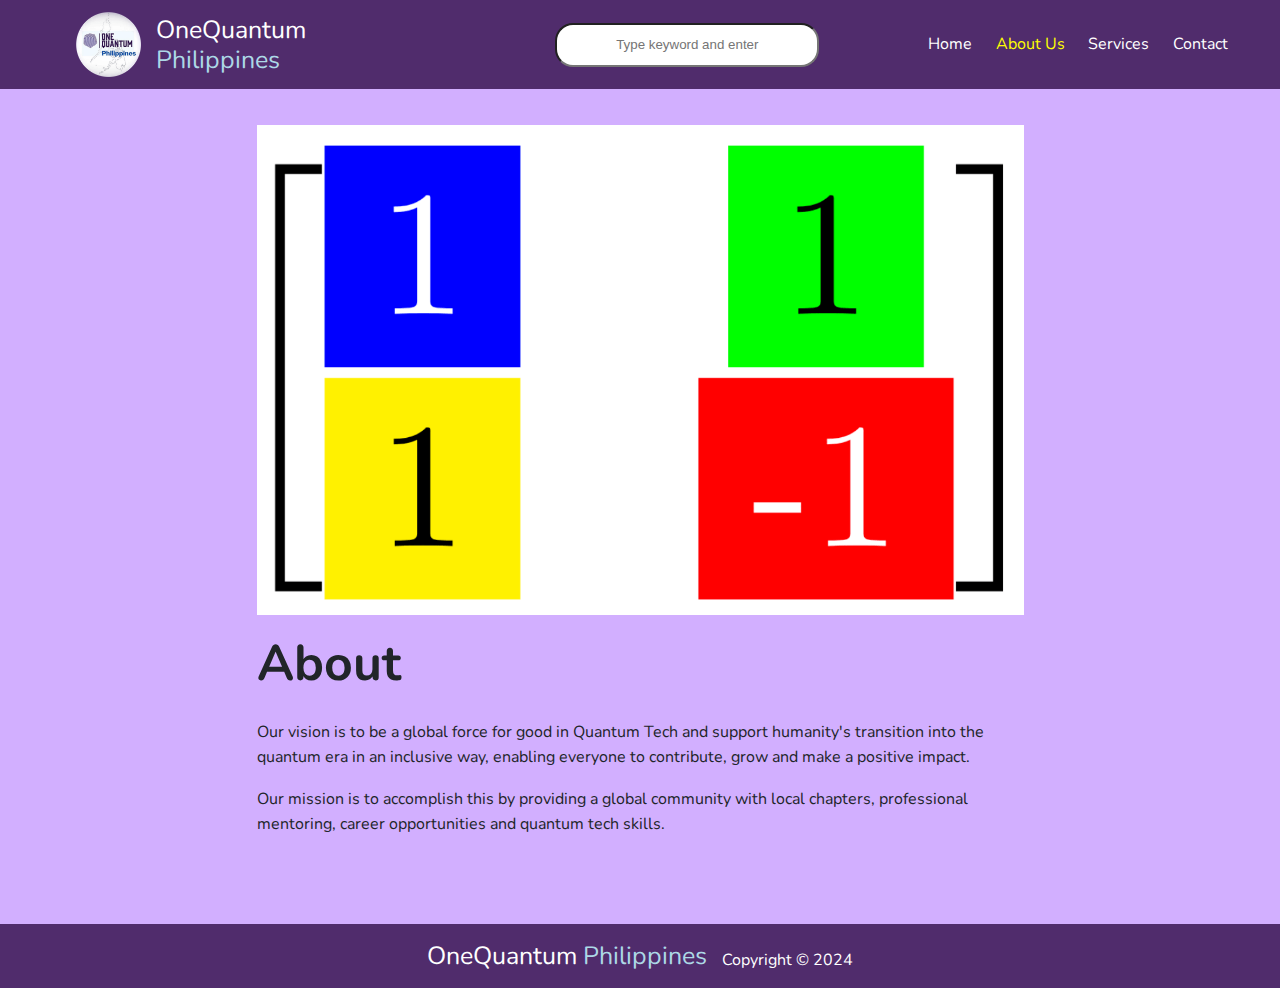
<file: about.html>
<!DOCTYPE html>
<html lang="en">

<head>
    <meta charset="UTF-8">
    <meta name="viewport" content="width=device-width, initial-scale=1.0">
    <link rel="preconnect" href="https://fonts.googleapis.com">
    <link rel="preconnect" href="https://fonts.gstatic.com" crossorigin>
    <link href="https://fonts.googleapis.com/css2?family=Nunito:wght@400;700&display=swap" rel="stylesheet">
    <link rel="stylesheet" href="./css/styles.css" />
    <title>OneQuantum Philippines</title>
</head>

<body class="body">
    <!-----------------HEADER----------------->
    <header class="header">
        <div class="container header-container">
            <a class="header-link" href="index.html">
                <img src="./images/logo.png" alt="logo" class="header-logo">
                <p class="header-org">OneQuantum <span>Philippines</span></p>
            </a>
            <button type="button" class="header-burger js-open-menu js-close-menu" aria-expanded="false"
                aria-controls="mobile-menu">
                <img src="./images/burger-menu.png" alt="menu" height="65" class="header-menu">
            </button>
            <input type="text" placeholder="Type keyword and enter" name="search" id="search">
            <nav class="nav">
                <ul class="nav-list">
                    <li class="nav-list-item">
                        <a class="nav-list-item-link" href="index.html">Home</a>
                    </li>
                    <li class="nav-list-item">
                        <a class="nav-list-item-link nav-current" href="about.html">About Us</a>
                    </li>
                    <li class="nav-list-item">
                        <a class="nav-list-item-link" href="services.html">Services</a>
                    </li>
                    <li class="nav-list-item">
                        <a class="nav-list-item-link" href="contact.html">Contact</a>
                    </li>
                </ul>
            </nav>
        </div>
        <nav class="mobile-nav js-menu-container">
            <ul class="nav-list mobile-nav-list">
                <li class="nav-list-item">
                    <a class="nav-list-item-link mobile-link" href="index.html">Home</a>
                </li>
                <li class="nav-list-item">
                    <a class="nav-list-item-link nav-current mobile-link" href="about.html">About Us</a>
                </li>
                <li class="nav-list-item">
                    <a class="nav-list-item-link mobile-link" href="services.html">Services</a>
                </li>
                <li class="nav-list-item">
                    <a class="nav-list-item-link mobile-link" href="contact.html">Contact</a>
                </li>
                <input type="text" placeholder="Type keyword and enter" name="search" id="mobile-search">
            </ul>
        </nav>
    </header>

    <!-----------------MAIN CONTENT----------------->
    <main>
        <div class="container">
            <section class="about">
                <img src="images/hadamard_matrix_white_background.png" alt="matrix" class="about-image">
                <h1 class="about-heading main-heading">About</h1>
                <p class="about-paragraph">
                    Our vision is to be a global force for good in
                    Quantum Tech and support humanity's transition
                    into the quantum era in an inclusive way, enabling
                    everyone to contribute, grow and make a positive impact.
                </p>
                <p class="about-paragraph">
                    Our mission is to accomplish this by providing a global
                    community with local chapters, professional mentoring,
                    career opportunities and quantum tech skills.
                </p>
            </section>
        </div>
    </main>

    <!-----------------FOOTER----------------->
    <footer class="footer">
        <a class="footer-link" href="index.html">OneQuantum <span>Philippines</span></a>
        <p class="footer-paragraph">Copyright &copy 2024</p>
    </footer>
    <script defer src="./js/qe-assign.js"></script>
</body>

</html>
</file>
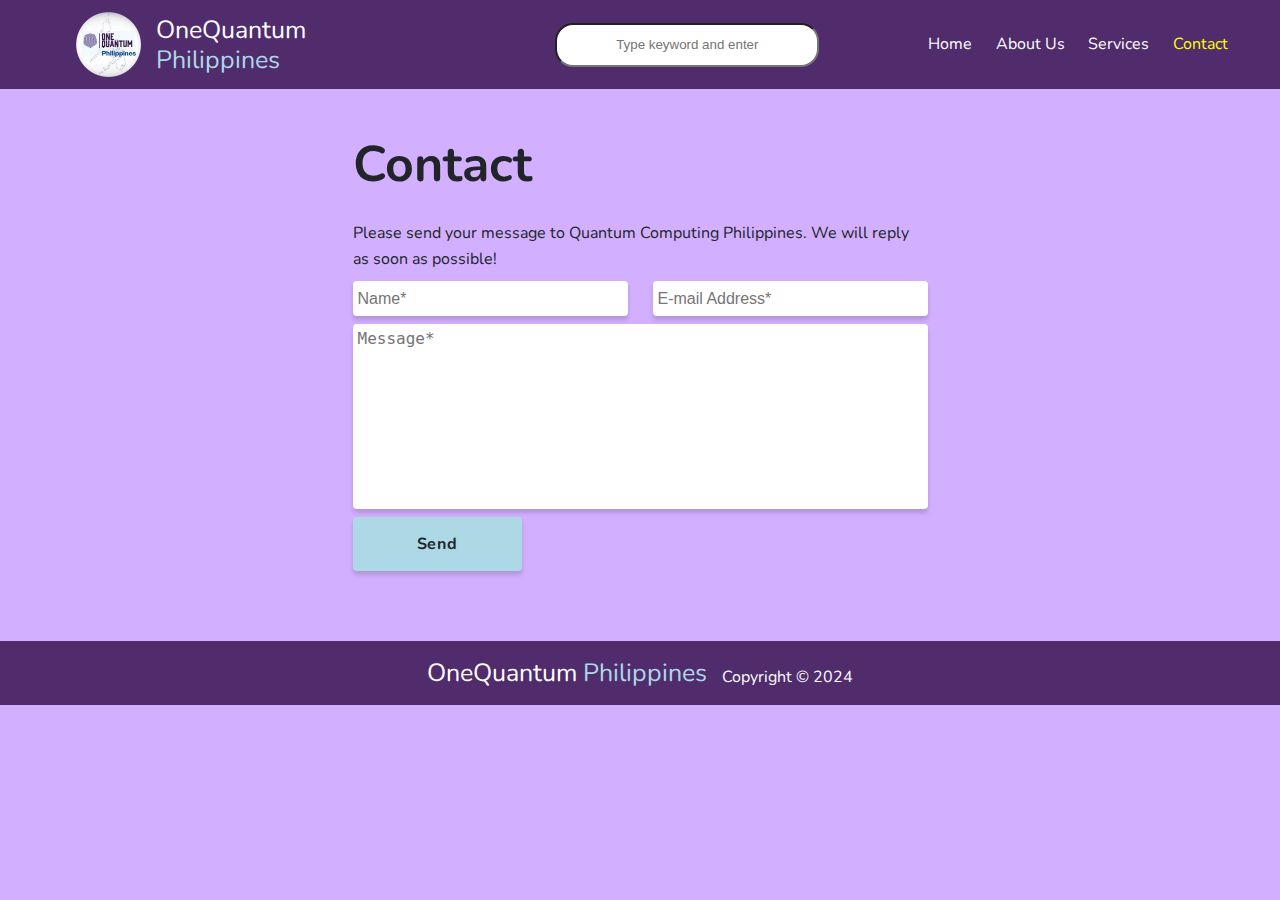
<file: contact.html>
<!DOCTYPE html>
<html lang="en">

<head>
    <meta charset="UTF-8">
    <meta name="viewport" content="width=device-width, initial-scale=1.0">
    <link rel="preconnect" href="https://fonts.googleapis.com">
    <link rel="preconnect" href="https://fonts.gstatic.com" crossorigin>
    <link href="https://fonts.googleapis.com/css2?family=Nunito:wght@400;700&display=swap" rel="stylesheet">
    <link rel="stylesheet" href="./css/styles.css" />
    <title>OneQuantum Philippines</title>
</head>

<body class="body">
    <!-----------------HEADER----------------->
    <header class="header">
        <div class="container header-container">
            <a class="header-link" href="index.html">
                <img src="./images/logo.png" alt="logo" class="header-logo">
                <p class="header-org">OneQuantum <span>Philippines</span></p>
            </a>
            <button type="button" class="header-burger js-open-menu js-close-menu" aria-expanded="false"
                aria-controls="mobile-menu">
                <img src="./images/burger-menu.png" alt="menu" height="65" class="header-menu">
            </button>
            <input type="text" placeholder="Type keyword and enter" name="search" id="search">
            <nav class="nav">
                <ul class="nav-list">
                    <li class="nav-list-item">
                        <a class="nav-list-item-link" href="index.html">Home</a>
                    </li>
                    <li class="nav-list-item">
                        <a class="nav-list-item-link" href="about.html">About Us</a>
                    </li>
                    <li class="nav-list-item">
                        <a class="nav-list-item-link" href="services.html">Services</a>
                    </li>
                    <li class="nav-list-item">
                        <a class="nav-list-item-link nav-current" href="contact.html">Contact</a>
                    </li>
                </ul>
            </nav>
        </div>
        <nav class="mobile-nav js-menu-container">
            <ul class="nav-list mobile-nav-list">
                <li class="nav-list-item">
                    <a class="nav-list-item-link mobile-link" href="index.html">Home</a>
                </li>
                <li class="nav-list-item">
                    <a class="nav-list-item-link mobile-link" href="about.html">About Us</a>
                </li>
                <li class="nav-list-item">
                    <a class="nav-list-item-link mobile-link" href="services.html">Services</a>
                </li>
                <li class="nav-list-item">
                    <a class="nav-list-item-link nav-current mobile-link" href="contact.html">Contact</a>
                </li>
                <input type="text" placeholder="Type keyword and enter" name="search" id="mobile-search">
            </ul>
        </nav>
    </header>

    <!-----------------MAIN CONTENT----------------->
    <main>
        <div class="container contact-container">
            <section class="contact">
                <h1 class="contact-heading main-heading">Contact</h1>
                <form class="contact-form">
                    <p class="form-paragraph">
                        Please send your message to Quantum
                        Computing Philippines. We will reply
                        as soon as possible!
                    </p>
                    <div class="form-group">
                        <input class="form-group-input" type="name" name="full-name" placeholder="Name* " required />
                        <input class="form-group-input" type="email" name="email" placeholder="E-mail Address*" required />
                    </div>
                    <textarea class="form-group-input form-textarea" name="comment" placeholder="Message*" required></textarea>
                    <button type="submit" class="form-button">Send</button>
                </form>
            </section>
        </div>
    </main>

    <!-----------------FOOTER----------------->
    <footer class="footer">
        <a class="footer-link" href="index.html">OneQuantum <span>Philippines</span></a>
        <p class="footer-paragraph">Copyright &copy 2024</p>
    </footer>
    <script defer src="./js/qe-assign.js"></script>
</body>

</html>
</file>
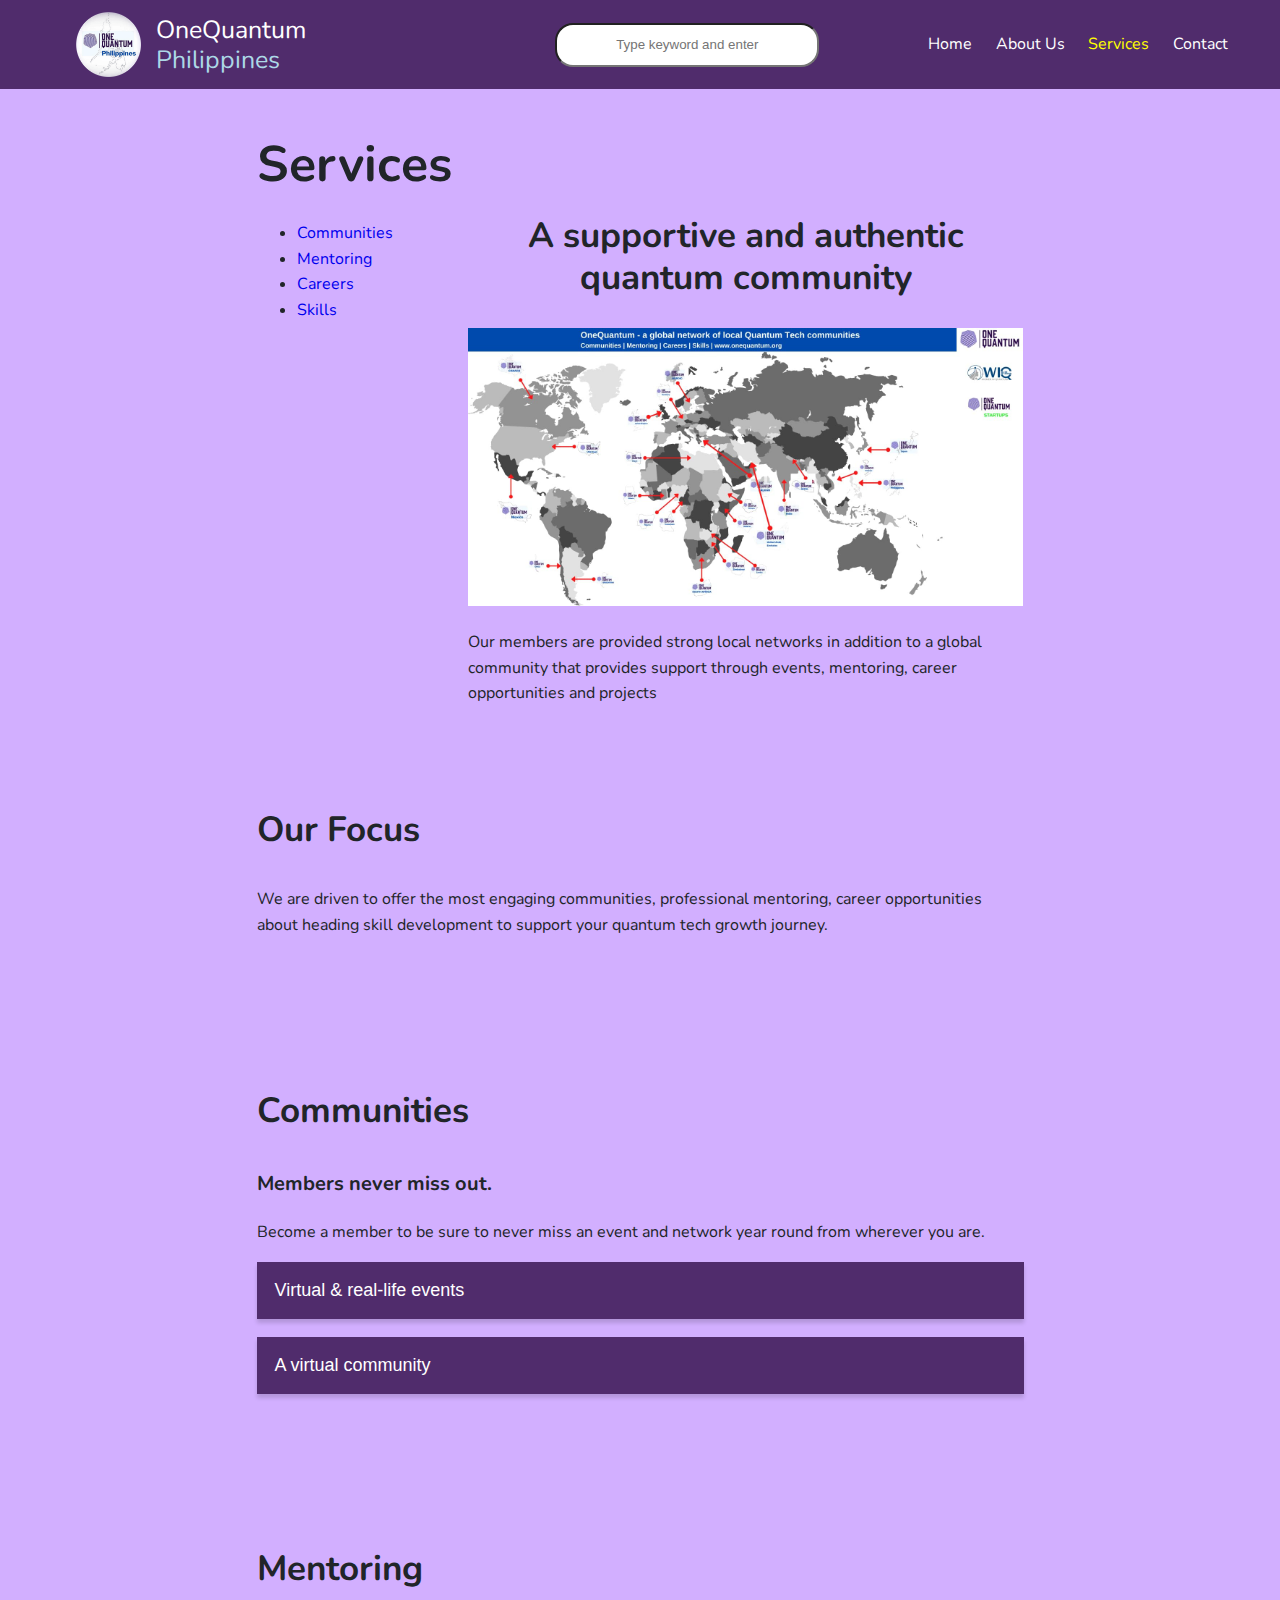
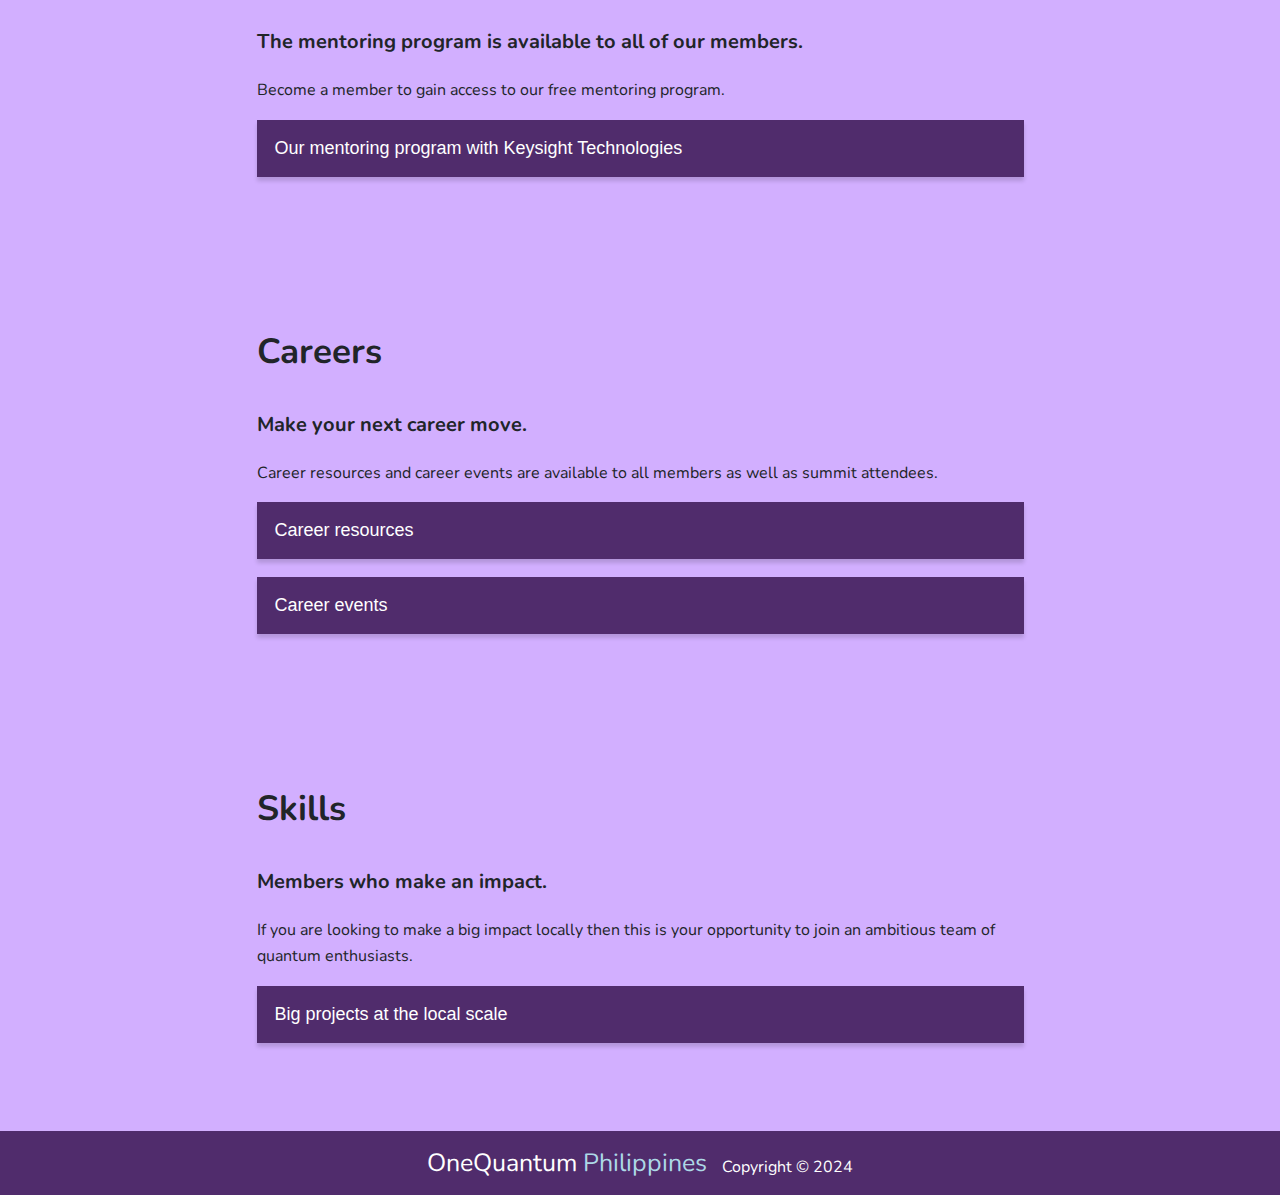
<file: services.html>
<!DOCTYPE html>
<html lang="en">

<head>
    <meta charset="UTF-8">
    <meta name="viewport" content="width=device-width, initial-scale=1.0">
    <link rel="preconnect" href="https://fonts.googleapis.com">
    <link rel="preconnect" href="https://fonts.gstatic.com" crossorigin>
    <link href="https://fonts.googleapis.com/css2?family=Nunito:wght@400;700&display=swap" rel="stylesheet">
    <link rel="stylesheet" href="./css/styles.css" />
    <title>OneQuantum Philippines</title>
</head>

<body class="body">
    <!-----------------HEADER----------------->
    <header class="header">
        <div class="container header-container">
            <a class="header-link" href="index.html">
                <img src="./images/logo.png" alt="logo" class="header-logo">
                <p class="header-org">OneQuantum <span>Philippines</span></p>
            </a>
            <button type="button" class="header-burger js-open-menu js-close-menu" aria-expanded="false"
                aria-controls="mobile-menu">
                <img src="./images/burger-menu.png" alt="menu" height="65" class="header-menu">
            </button>
            <input type="text" placeholder="Type keyword and enter" name="search" id="search">
            <nav class="nav">
                <ul class="nav-list">
                    <li class="nav-list-item">
                        <a class="nav-list-item-link" href="index.html">Home</a>
                    </li>
                    <li class="nav-list-item">
                        <a class="nav-list-item-link" href="about.html">About Us</a>
                    </li>
                    <li class="nav-list-item">
                        <a class="nav-list-item-link nav-current" href="services.html">Services</a>
                    </li>
                    <li class="nav-list-item">
                        <a class="nav-list-item-link" href="contact.html">Contact</a>
                    </li>
                </ul>
            </nav>
        </div>
        <nav class="mobile-nav js-menu-container">
            <ul class="nav-list mobile-nav-list">
                <li class="nav-list-item">
                    <a class="nav-list-item-link mobile-link" href="index.html">Home</a>
                </li>
                <li class="nav-list-item">
                    <a class="nav-list-item-link mobile-link" href="about.html">About Us</a>
                </li>
                <li class="nav-list-item">
                    <a class="nav-list-item-link nav-current mobile-link" href="services.html">Services</a>
                </li>
                <li class="nav-list-item">
                    <a class="nav-list-item-link mobile-link" href="contact.html">Contact</a>
                </li>
                <input type="text" placeholder="Type keyword and enter" name="search" id="mobile-search">
            </ul>
        </nav>
    </header>

    <!-----------------MAIN CONTENT----------------->
    <main>
        <div class="container">
            <section class="services">
                <h1 class="services-heading main-heading">Services</h1>
                <div class="intro-container">
                    <div class="directory">
                        <ul class="directory-list">
                            <li class="directory-item">
                                <a href="#communities" class="directory-link">Communities</a>
                            </li>
                            <li class="directory-item">
                                <a href="#mentoring" class="directory-link">Mentoring</a>
                            </li>
                            <li class="directory-item">
                                <a href="#careers" class="directory-link">Careers</a>
                            </li>
                            <li class="directory-item">
                                <a href="#skills" class="directory-link">Skills</a>
                            </li>
                        </ul>
                    </div>
                    <div class="intro">
                        <h2 class="intro-heading">
                            A supportive and authentic quantum community
                        </h2>
                        <img src="./images/OneQuantum-chapters.jpg" alt="map" class="intro-image">
                        <p class="intro-paragraph">
                            Our members are provided strong local networks in addition
                            to a global community that provides support through events,
                            mentoring, career opportunities and projects
                        </p>
                    </div>
                </div>
                <div class="services-focus">
                    <h2 class="services-focus-heading">Our Focus</h2>
                    <p class="services-focus-paragraph">
                        We are driven to offer the most engaging communities,
                        professional mentoring, career opportunities about heading
                        skill development to support your quantum tech growth journey.
                    </p>
                </div>
                <div class="services-communities services-container" id="communities">
                    <h2 class="services-communities-heading">Communities</h2>
                    <h3 class="services-communities-subheading">Members never miss out.</h3>
                    <p class="services-communities-paragraph">
                        Become a member to be sure to never miss an event and network year round
                        from wherever you are.
                    </p>
                    <button class="accordion">Virtual & real-life events</button>
                    <div class="panel">
                        <p class="panel-content">
                            We offer over 100 events yearly across 4 continents – both virtually and in person – to bring our communities together.
                            Many of these events include renowned speakers, regional influencers or just great stories to inspire you on your journey.
                        </p>
                    </div>
                    <button class="accordion">A virtual community</button>
                    <div class="panel">
                        <p class="panel-content">
                            Paying members have access to our digital community to network, access valuable resources and content to help you along
                            every step of your quantum tech career.
                        </p>
                    </div>
                </div>
                <div class="services-mentoring services-container" id="mentoring">
                    <h2 class="services-mentoring-heading">Mentoring</h2>
                    <h3 class="services-mentoring-subheading">
                        The mentoring program is available to all of our members.
                    </h3>
                    <p class="services-mentoring-paragraph">
                        Become a member to gain access to our free mentoring program.
                    </p>
                    <button class="accordion">Our mentoring program with Keysight Technologies</button>
                    <div class="panel">
                        <p class="panel-content">
                            Over 400 mentees and almost 100 mentors have already joint our mentoring program sponsored
                            by Keysight Technologies. Be it for basic quantum tech skills, developing your soft skills
                            or advice on how to start a venture, our mentors are always happy to help.
                        </p>
                    </div>
                </div>
                <div class="services-careers services-container" id="careers">
                    <h2 class="services-careers-heading">Careers</h2>
                    <h3 class="services-careers-subheading">
                        Make your next career move.
                    </h3>
                    <p class="services-careers-paragraph">
                        Career resources and career events are available to all members
                        as well as summit attendees.
                    </p>
                    <button class="accordion">Career resources</button>
                    <div class="panel">
                        <p class="panel-content">
                            We are building one of the largest resume database of quantum tech talent globally, to be included
                            simply submit your resume. We are also rolling out a job board for candidates.
                        </p>
                    </div>
                    <button class="accordion">Career events</button>
                    <div class="panel">
                        <p class="panel-content">
                            Most of our larger events and summits also have a career fair track during which leading quantum tech
                            employers pitch the audience before you get a chance to meet them in dedicated breakout rooms.
                        </p>
                    </div>
                </div>
                <div class="services-skills services-container" id="skills">
                    <h2 class="services-skills-heading">Skills</h2>
                    <h3 class="services-skills-subheading">
                        Members who make an impact.
                    </h3>
                    <p class="services-skills-paragraph">
                        If you are looking to make a big impact locally then this is your opportunity
                        to join an ambitious team of quantum enthusiasts.
                    </p>
                    <button class="accordion">Big projects at the local scale</button>
                    <div class="panel">
                        <p class="panel-content">
                            Our ultimate goal is to foster local teams of quantum tech enthusiasts that run locally meaningful
                            projects leveraging the power of quantum tech.
                        </p>
                    </div>
                </div>
            </section>
        </div>
    </main>

    <!-----------------FOOTER----------------->
    <footer class="footer">
        <a class="footer-link" href="index.html">OneQuantum <span>Philippines</span></a>
        <p class="footer-paragraph">Copyright &copy 2024</p>
    </footer>
    <script defer src="./js/qe-assign.js"></script>
</body>

</html>
</file>
<file: css/styles.css>
/*----------------- TEMPLATES -----------------*/
:root {
    --violet: #502c6c;
    --lilac: #d2afff;
    --darkgrey: #212529;
}

/*----------------- ELEMENT SELECTION -----------------*/
a {
    text-decoration: none;
}

ul {
    list-style: none;
}

h1 {
    margin: 0;
}

span {
    color: lightblue;
}

/*----------------- CONTAINER -----------------*/
.container {
    width: min(90%, 767px);
}

/*----------------- BODY -----------------*/
body {
    padding: 0;
    margin: 0;
    line-height: 1.6;
    background-color: var(--lilac);
    color: var(--darkgrey);
    font-family: 'Nunito', sans-serif;
}

/*----------------- HEADER -----------------*/
header {
    width: 100%;
    position: fixed;
    top: 0;
    display: flex;
    flex-direction: column;
    align-items: center;
    padding: min(3%, 12px);
    background-color: var(--violet);
}

.header-container {
    width: min(80%, 675px);
    display: flex;
    flex-direction: row;
    align-items: center;
    justify-content: space-between;
    @media (min-width: 992px){
        width: min(90%, 1250px);
    }
}

.header-link {
    width: 250px;
    display: flex;
    align-items: center;
    gap: 15px;
    color: white;
    font-size: 25px;
    line-height: 1.2;
    @media (min-width: 500px) and (max-width: 991px){
        font-size: 32px;
    }
}

.header-burger {
    cursor: pointer;
    background-color: transparent;
    border: unset;
}

.header-org {
    margin: 0;
}

.header-logo {
    height: 65px;
    @media (min-width: 500px) and (max-width: 991px) {
        height: 75px;
    }
}

.header-menu {
    height: 65px;
    @media (min-width: 500px) and (max-width: 991px) {
        height: 75px;
    }
    @media (min-width: 992px) {
        display: none;
    }
}

#search {
    display: none;
    @media (min-width: 992px) {
        height: 30px;
        width: min(25%, 250px);
        border-radius: 18px;
        padding: 5px;
        display: block;
        outline: none;
    }
}

#mobile-search {
    height: 30px;
    width: 250px;
    border-radius: 18px;
    padding: 5px;
    outline: none;
}

#search::placeholder, #mobile-search::placeholder {
    text-align: center;
} 

.nav {
    display: none;        
    @media (min-width: 992px) {
        width: 300px;
        display: block;
    }
}

.nav-list {
    padding: 0;
    margin: 0;
    display: flex;
    flex-direction: row;
    justify-content: space-between;
}

.nav-list-item-link {
    position: relative;
    color: white;
}

.nav-list-item-link::after {
    content: '';
    height: 4px;
    width: 100%;
    position: absolute;
    left: 0;
    bottom: -15px;
    background-color: lightblue;
    border-radius: 2px;
    opacity: 0;
    transform: scaleX(0.25);
    transform-origin: left;
    transition-property: transform, opacity;
    transition-duration: 250ms;
}

.nav-list-item:hover .nav-list-item-link::after {
    opacity: 1;
    transform: scaleX(1);
    transform-origin: left;
}

.nav-list-item > .nav-current {
    color: yellow;
}

.mobile-nav {
    display: none;
    padding-top: 20px;
    opacity: 0;
    transform: translateY(-100%);
}

.is-open {
    display: block;
    opacity: 1;
    transform: translateY(0);
    transition-property: opacity, transform;
}

.mobile-nav-list {
    display: flex;
    flex-direction: column;
    text-align: center;
    font-size: 20px;
}

.mobile-link::after {
    display: none;
}

/*----------------- FOOTER -----------------*/
footer {
    display: flex;
    padding: min(3%, 12px);
    gap: 15px;
    background-color: var(--violet);
    justify-content: center;
    align-items: center;
}

.footer-link {
    color: white;
    font-size: 25px;
}

.footer-paragraph {
    margin: 10px 0 0 0;
    color: white;
    font-size: 16px;
}

/*----------------- MAIN -----------------*/
main {
    margin: 100px 0 45px 0;
    padding: min(5%, 25px);
    display: flex;
    justify-content: center;
}

.main-heading {
    font-size: 50px;
}

/*----------------- INDEX -----------------*/

.hero-gallery {
    width: min(100%, 767px);
    margin: 0;
    padding: 0;
    display: flex;
    flex-direction: row;
    flex-wrap: wrap;
    justify-content: space-between;
}

.hero-gallery-image {
    height: 100px;
    width: 150px;
    border-radius: 12px;
    box-shadow: 0px 6px 6px 0px rgba(0, 0, 0, 0.15);
}

/*----------------- ABOUT SECTION -----------------*/
.about-image {
    width: min(100%, 767px);
}

/*----------------- SERVICES SECTION -----------------*/
.intro-container {
    display: flex;
    gap: 75px;
}

.intro-heading {
    text-align: center;
    margin-top: 10px;
    line-height: 1.2;
}

.intro-image {
    width: min(100%, 555px);
}

.directory-list {
    list-style-type: disc;
}

.services-container {
    padding-top: 100px;
}

.services-focus {
    padding-top: 50px;
}

.intro-heading,
.services-focus-heading,
.services-communities-heading, 
.services-mentoring-heading,
.services-careers-heading,
.services-skills-heading {
    font-size: 35px;
}

.services-communities-subheading,
.services-mentoring-subheading,
.services-careers-subheading,
.services-skills-subheading {
    font-size: 20px;
}

.accordion {
    background-color: var(--violet);
    color: white;
    font-size: 18px;
    cursor: pointer;
    padding: 18px;
    width: 100%;
    text-align: left;
    box-shadow: 0px 4px 4px 0px rgba(0, 0, 0, 0.15);
    border: none;
    outline: none;
    transition: 0.4s;
}

.active,
.accordion:hover {
    background-color: violet;
}

.panel {
    margin-bottom: 18px;
    padding: 0 18px;
    background-color: white;
    max-height: 0;
    overflow: hidden;
    transition: max-height 0.2s ease-out;
}

/*----------------- CONTACT SECTION -----------------*/
.contact-container {
    width: min(100%, 575px);
}

.contact-form {
    width: min(100%, 575px);
    display: flex;
    flex-direction: column;
    row-gap: 8px;
}

.form-paragraph {
    height: 36px;
}

.form-group {
    width: 100%;
    display: flex;
    justify-content: space-between;
    border-radius: 4px;
}

.form-group-input {
    width: 265px;
    height: 25px; 
    padding: 5px;
    border-radius: 4px;
    font-size: 16px;
    outline: none;
    border: unset;
    box-shadow: 0px 4px 4px 0px rgba(0, 0, 0, 0.15);
}

.form-group-input:focus {
    border: 2px solid var(--violet);
}

.form-textarea {
    width: min(100%, 565px);
    height: 175px;
    resize: none;
}

.form-button {
    width: 105px;
    display: inline-flex;
    align-items: center;
    justify-content: center;
    padding: 16px 32px;
    gap: 10px;
    text-align: center;

    /* Button Text */
    color: var(--darkgray);
    font-family: inherit;
    font-size: 16px;
    font-weight: 700;
    letter-spacing: 0.64px;
    border-radius: 4px;
    background: lightblue;
    box-shadow: 0px 4px 4px 0px rgba(0, 0, 0, 0.15);
    border: unset;
    min-width: 169px;
}

.form-button:hover {
    background-color: blueviolet;
    color: white;
    cursor: pointer;
}
</file>
